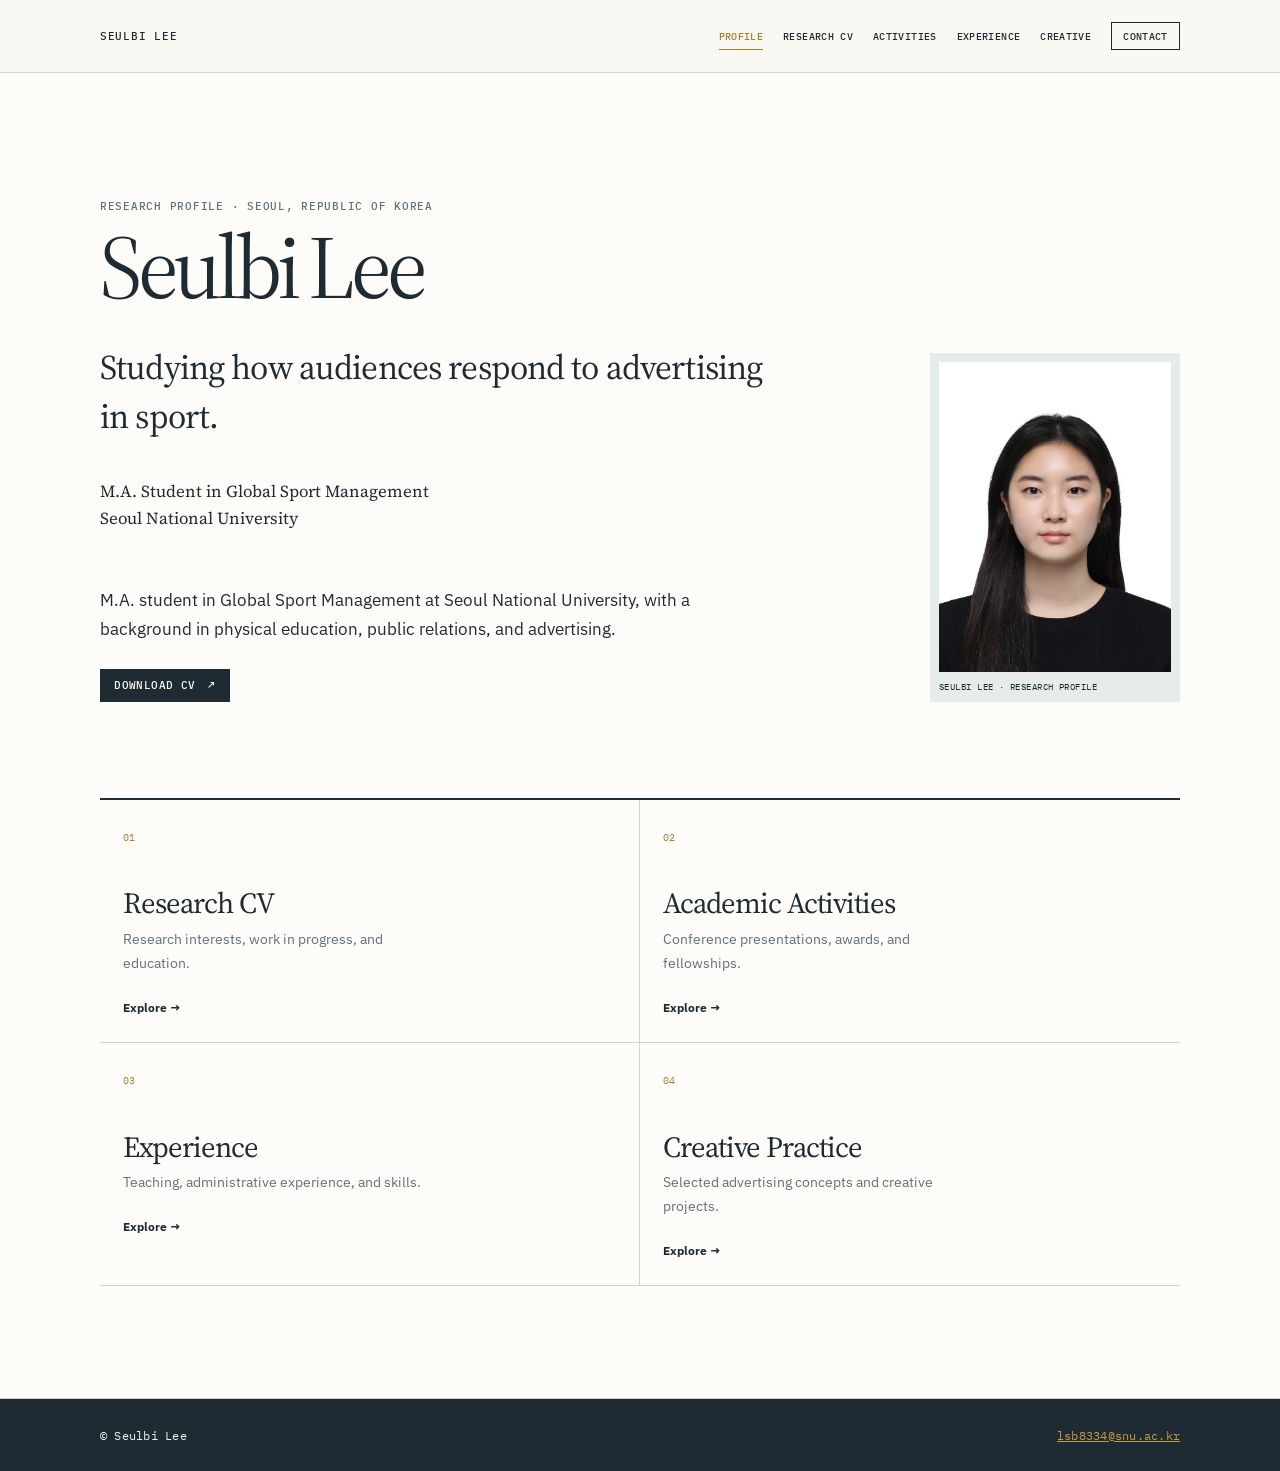
<file: index.html>
<!doctype html><html lang="en"><head><meta charset="utf-8"><meta name="viewport" content="width=device-width,initial-scale=1"><meta name="description" content="Research profile of Seulbi Lee, M.A. student in Global Sport Management."><meta property="og:title" content="Seulbi Lee | Research Profile"><meta property="og:description" content="M.A. Student in Global Sport Management at Seoul National University."><meta property="og:type" content="website"><meta property="og:url" content="https://lsb8334-creator.github.io/seulbi-cv/"><meta property="og:image" content="https://lsb8334-creator.github.io/seulbi-cv/images/share-card.png"><meta property="og:image:width" content="1200"><meta property="og:image:height" content="630"><meta name="twitter:card" content="summary_large_image"><title>Seulbi Lee | Profile</title><link rel="stylesheet" href="style.css"><link rel="stylesheet" href="theme.css"><link rel="stylesheet" href="motion.css"></head><body data-page="profile"><header><div class="shell nav"><a class="wordmark" href="index.html">SEULBI LEE</a><nav><a class="active" href="index.html">Profile</a><a href="research.html">Research CV</a><a href="presentations.html">Activities</a><a href="experience.html">Experience</a><a href="creative.html">Creative</a><a class="contact" href="mailto:lsb8334@snu.ac.kr">Contact</a></nav></div></header><main class="shell"><section class="home-hero"><p class="eyebrow">Research Profile · Seoul, Republic of Korea</p><div class="profile-split"><div><h1>Seulbi Lee</h1><p class="mission">Studying how audiences respond to advertising in sport.</p><p class="role">M.A. Student in Global Sport Management<br>Seoul National University</p><p class="intro" id="intro"></p><a class="cv-download" href="assets/Seulbi-Lee-CV.pdf" target="_blank" rel="noopener">Download CV <span>↗</span></a></div><figure class="portrait"><img src="images/profile.jpg" alt="Portrait of Seulbi Lee"><figcaption>Seulbi Lee · Research Profile</figcaption></figure></div><div class="home-grid"><a href="research.html"><span>01</span><h2>Research CV</h2><p>Research interests, work in progress, and education.</p><b>Explore →</b></a><a href="presentations.html"><span>02</span><h2>Academic Activities</h2><p>Conference presentations, awards, and fellowships.</p><b>Explore →</b></a><a href="experience.html"><span>03</span><h2>Experience</h2><p>Teaching, administrative experience, and skills.</p><b>Explore →</b></a><a href="creative.html"><span>04</span><h2>Creative Practice</h2><p>Selected advertising concepts and creative projects.</p><b>Explore →</b></a></div></section></main><footer><div class="shell"><span>© Seulbi Lee</span><a href="mailto:lsb8334@snu.ac.kr">lsb8334@snu.ac.kr</a></div></footer><script src="content.js"></script><script src="site.js"></script></body></html>
</file>
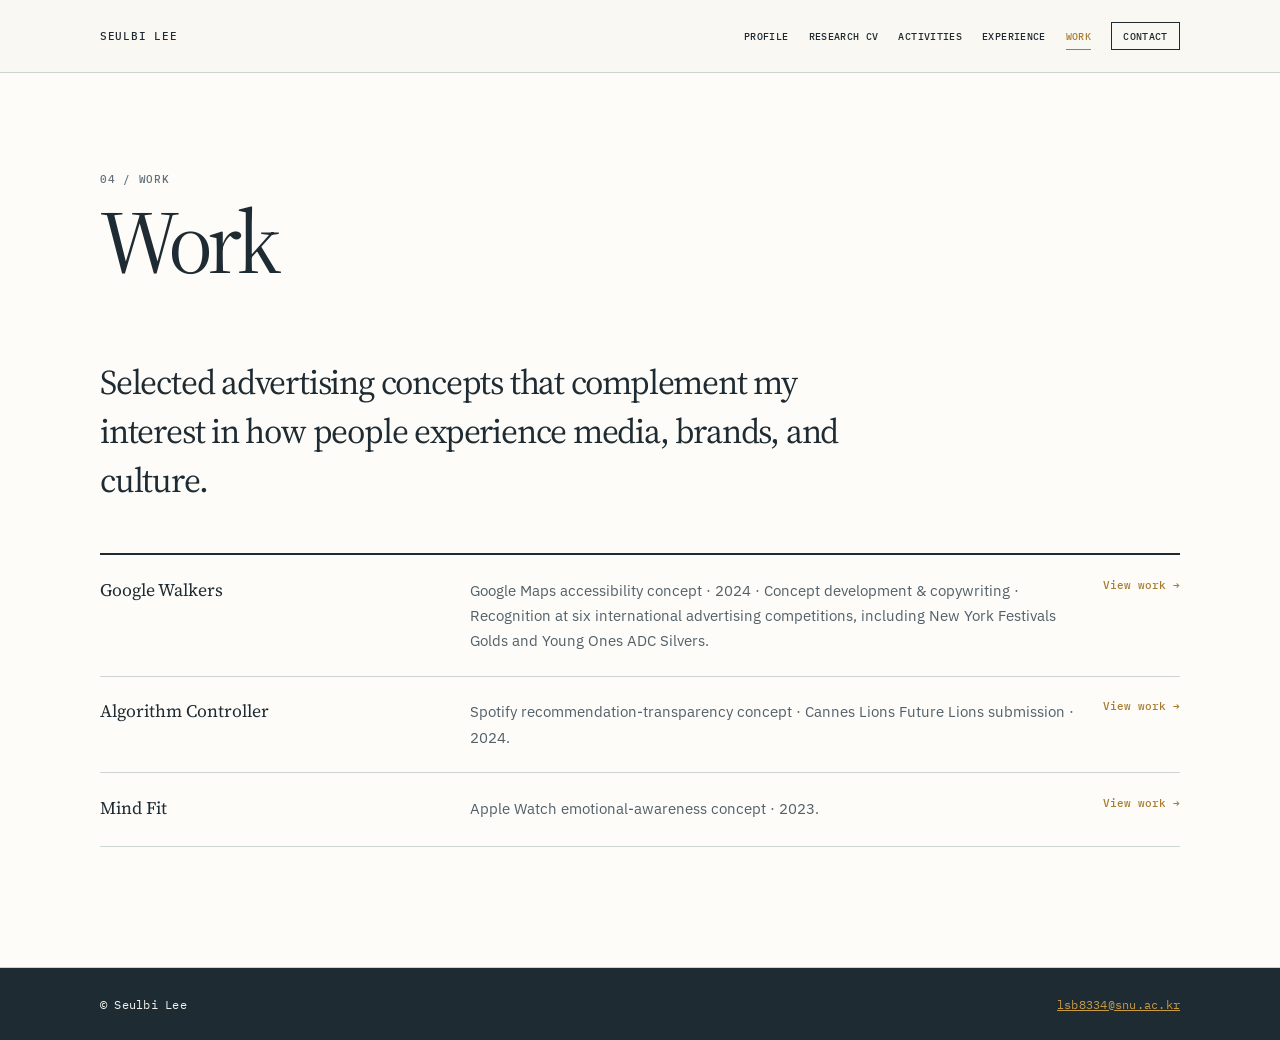
<file: creative.html>
<!doctype html>
<html lang="en">
<head>
  <meta charset="utf-8">
  <meta name="viewport" content="width=device-width,initial-scale=1">
  <title>Work | Seulbi Lee</title>
  <link rel="stylesheet" href="style.css">
  <link rel="stylesheet" href="theme.css">
  <link rel="stylesheet" href="motion.css">
  <link rel="stylesheet" href="media.css">
</head>
<body data-page="creative">
  <header>
    <div class="shell nav">
      <a class="wordmark" href="index.html">SEULBI LEE</a>
      <nav>
        <a href="index.html">Profile</a>
        <a href="research.html">Research CV</a>
        <a href="presentations.html">Activities</a>
        <a href="experience.html">Experience</a>
        <a class="active" href="creative.html">Work</a>
        <a class="contact" href="mailto:lsb8334@snu.ac.kr">Contact</a>
      </nav>
    </div>
  </header>

  <main class="shell page">
    <p class="eyebrow">04 / Work</p>
    <h1>Work</h1>
    <p class="lead narrow">Selected advertising concepts that complement my interest in how people experience media, brands, and culture.</p>
    <div class="creative-records" id="creative-list"></div>
  </main>

  <dialog id="idea-dialog">
    <button class="dialog-close" aria-label="Close project material">Close ×</button>
    <iframe id="idea-video" title="Project work" allow="accelerometer; autoplay; clipboard-write; encrypted-media; gyroscope; picture-in-picture" allowfullscreen hidden></iframe>
    <img id="idea-image" alt="">
    <p id="idea-caption"></p>
  </dialog>

  <footer>
    <div class="shell">
      <span>© Seulbi Lee</span>
      <a href="mailto:lsb8334@snu.ac.kr">lsb8334@snu.ac.kr</a>
    </div>
  </footer>

  <script src="content.js"></script>
  <script src="site.js"></script>
</body>
</html>
</file>
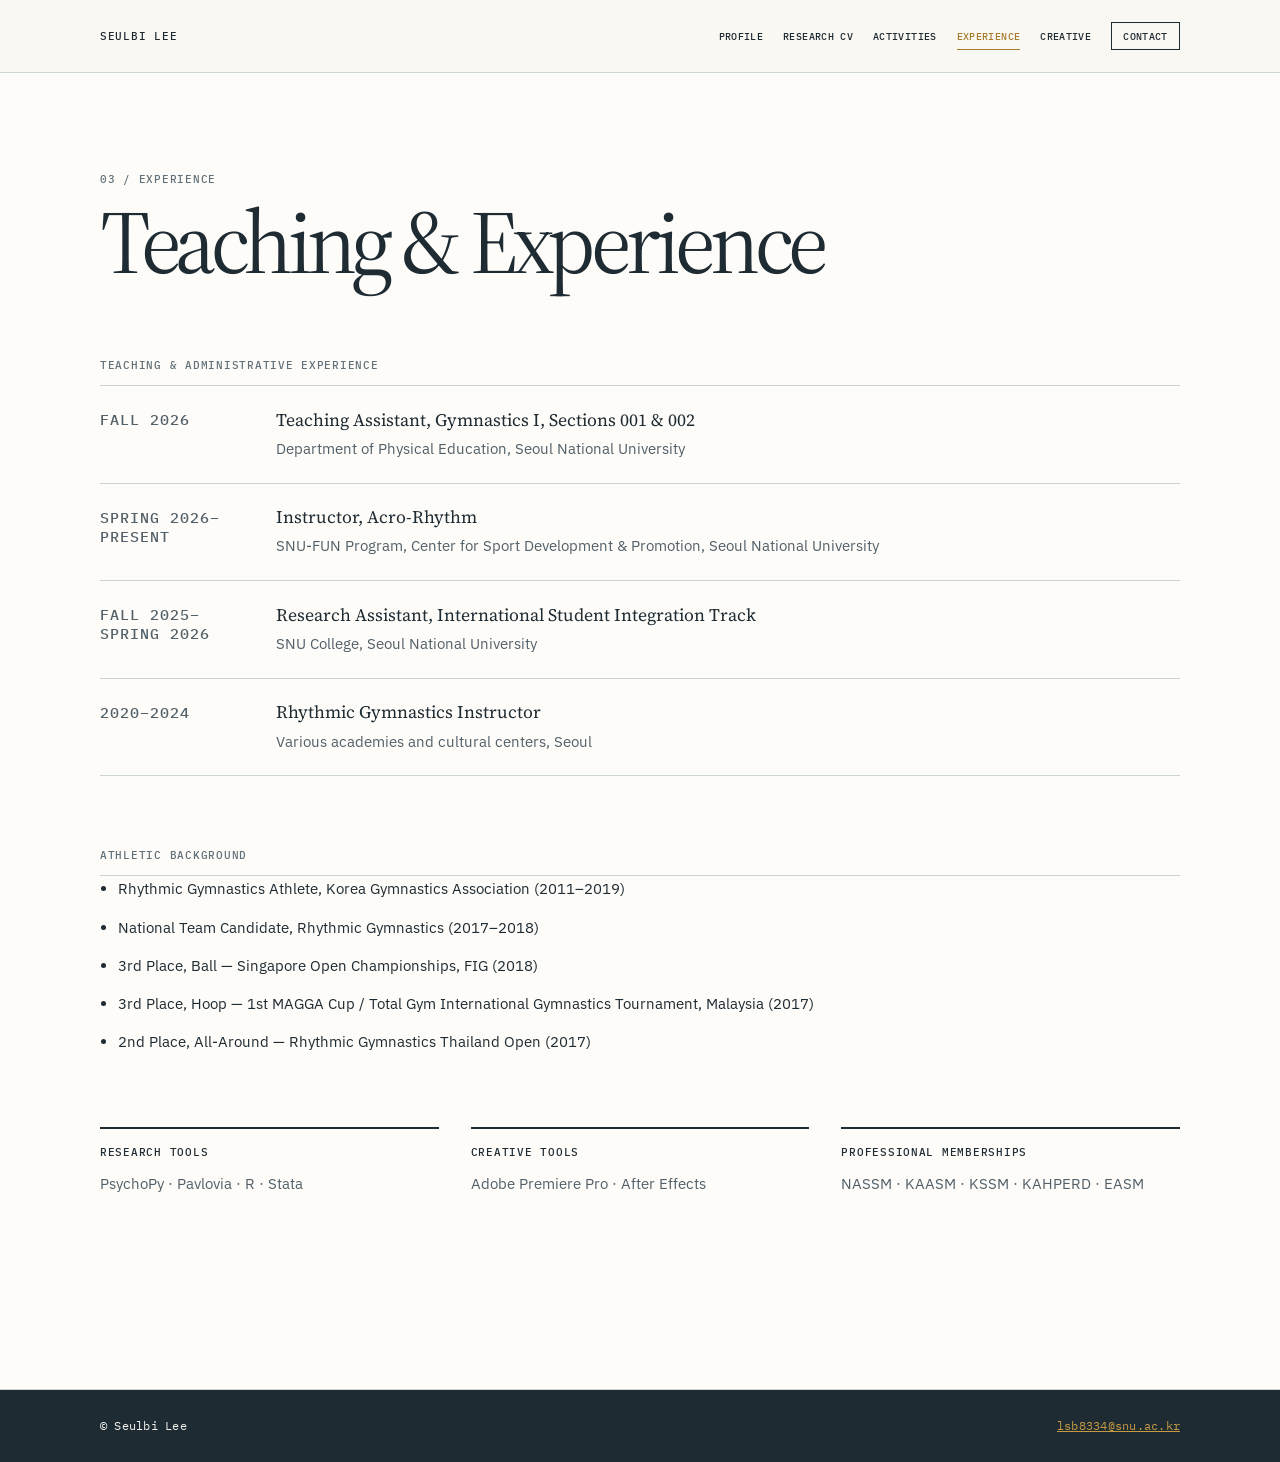
<file: experience.html>
<!doctype html><html lang="en"><head><meta charset="utf-8"><meta name="viewport" content="width=device-width,initial-scale=1"><title>Experience | Seulbi Lee</title><link rel="stylesheet" href="style.css"><link rel="stylesheet" href="theme.css"><link rel="stylesheet" href="motion.css"></head><body data-page="experience"><header><div class="shell nav"><a class="wordmark" href="index.html">SEULBI LEE</a><nav><a href="index.html">Profile</a><a href="research.html">Research CV</a><a href="presentations.html">Activities</a><a class="active" href="experience.html">Experience</a><a href="creative.html">Creative</a><a class="contact" href="mailto:lsb8334@snu.ac.kr">Contact</a></nav></div></header><main class="shell page"><p class="eyebrow">03 / Experience</p><h1>Teaching &amp; Experience</h1><section><p class="section-title">Teaching &amp; administrative experience</p><div class="records" id="experience-list"></div></section><section class="athletic-section"><p class="section-title">Athletic background</p><ul id="athletic"></ul></section><section class="three-col tool-grid"><div><p class="section-title">Research tools</p><p id="research-tools"></p></div><div><p class="section-title">Creative tools</p><p id="creative-tools"></p></div><div><p class="section-title">Professional memberships</p><p class="note" id="memberships"></p></div></section></main><footer><div class="shell"><span>© Seulbi Lee</span><a href="mailto:lsb8334@snu.ac.kr">lsb8334@snu.ac.kr</a></div></footer><script src="content.js"></script><script src="site.js"></script></body></html>
</file>
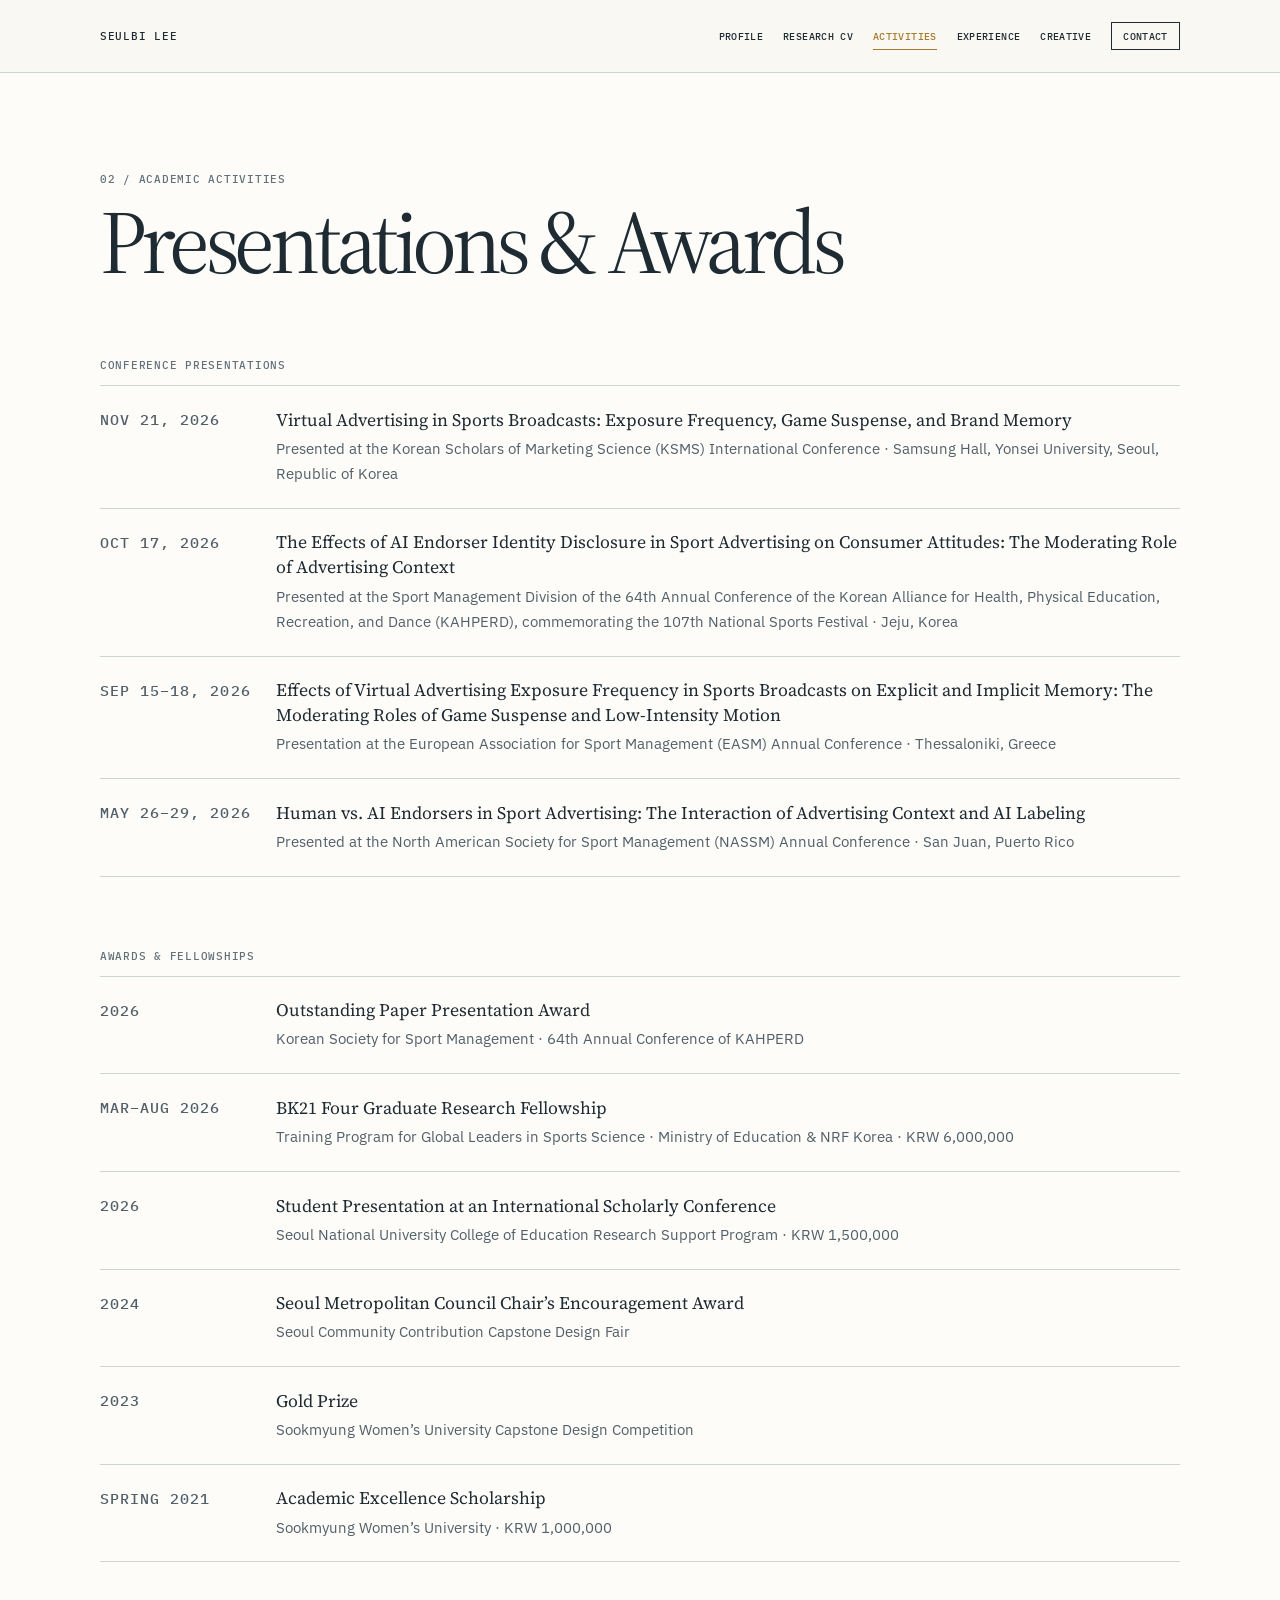
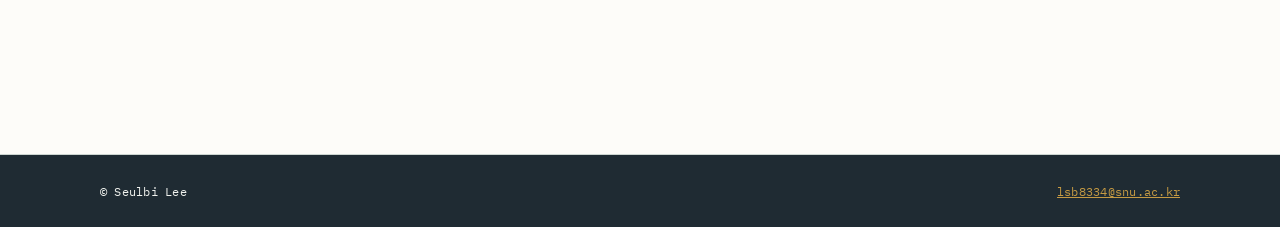
<file: presentations.html>
<!doctype html><html lang="en"><head><meta charset="utf-8"><meta name="viewport" content="width=device-width,initial-scale=1"><title>Academic Activities | Seulbi Lee</title><link rel="stylesheet" href="style.css"><link rel="stylesheet" href="theme.css"><link rel="stylesheet" href="motion.css"></head><body data-page="activities"><header><div class="shell nav"><a class="wordmark" href="index.html">SEULBI LEE</a><nav><a href="index.html">Profile</a><a href="research.html">Research CV</a><a class="active" href="presentations.html">Activities</a><a href="experience.html">Experience</a><a href="creative.html">Creative</a><a class="contact" href="mailto:lsb8334@snu.ac.kr">Contact</a></nav></div></header><main class="shell page"><p class="eyebrow">02 / Academic activities</p><h1>Presentations &amp; Awards</h1><section><p class="section-title">Conference presentations</p><div class="records" id="presentations-list"></div></section><section><p class="section-title">Awards &amp; fellowships</p><div class="records" id="awards"></div></section></main><footer><div class="shell"><span>© Seulbi Lee</span><a href="mailto:lsb8334@snu.ac.kr">lsb8334@snu.ac.kr</a></div></footer><script src="content.js"></script><script src="site.js"></script></body></html>
</file>
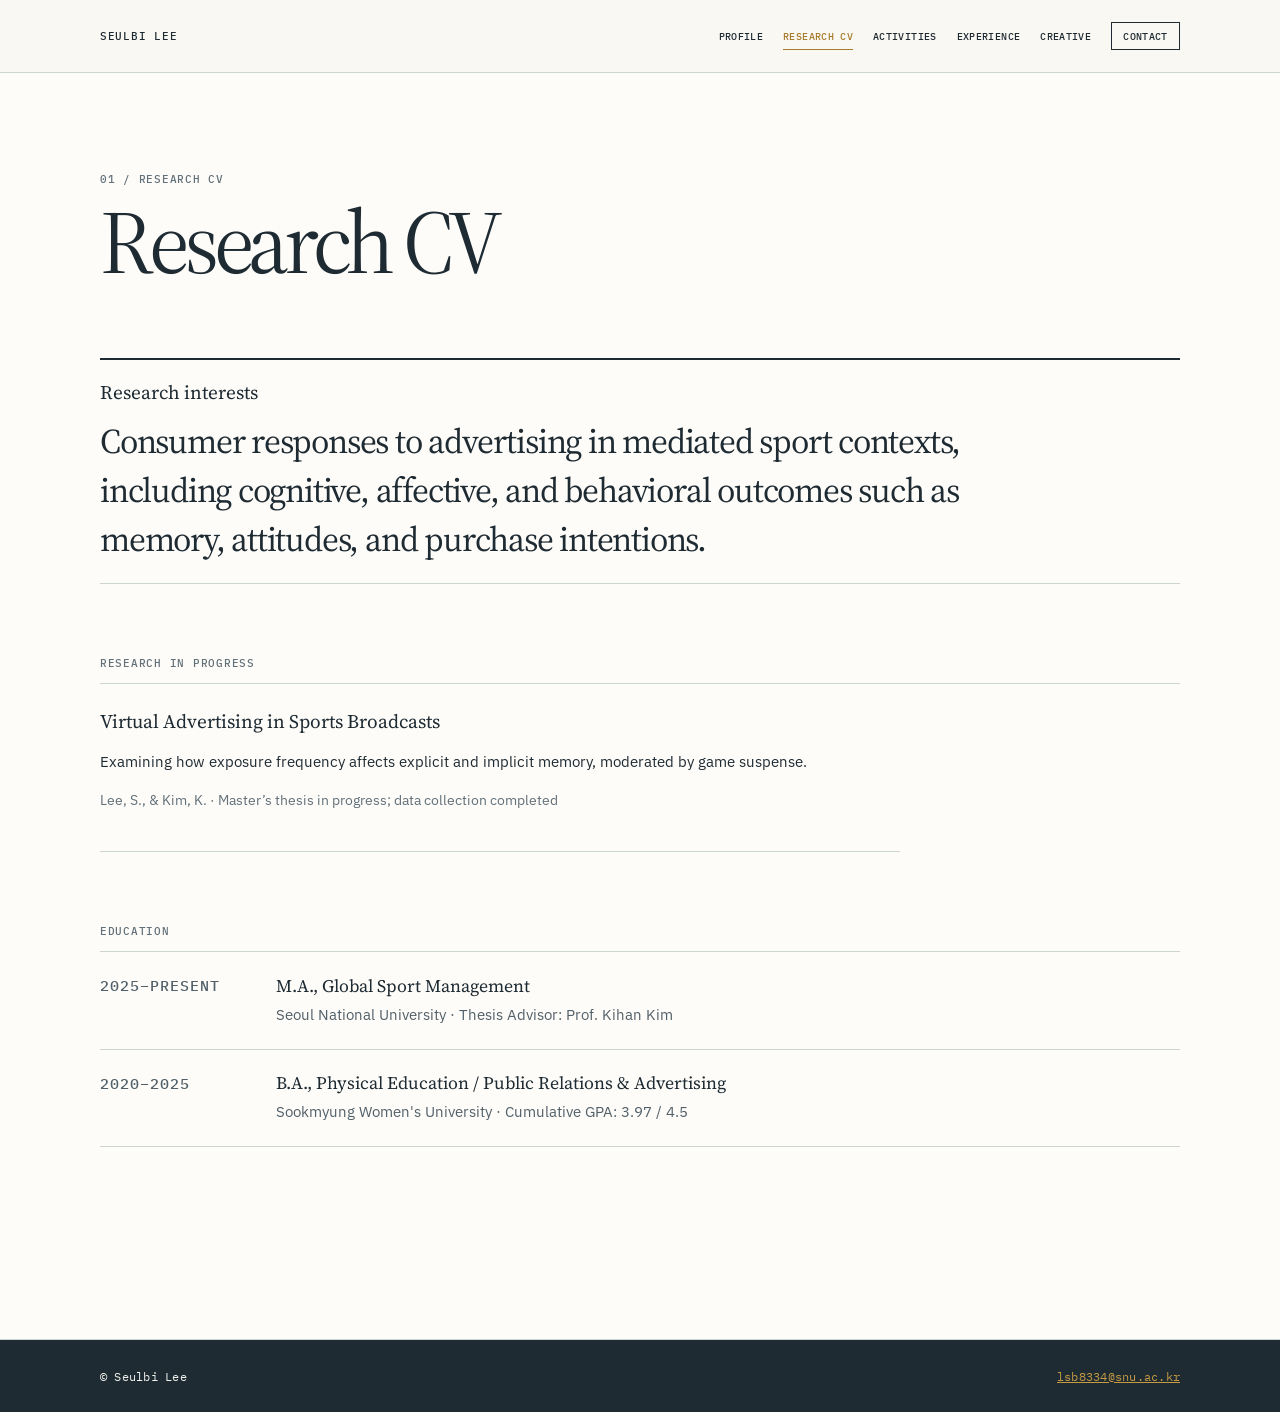
<file: research.html>
<!doctype html><html lang="en"><head><meta charset="utf-8"><meta name="viewport" content="width=device-width,initial-scale=1"><title>Research CV | Seulbi Lee</title><link rel="stylesheet" href="style.css"><link rel="stylesheet" href="theme.css"><link rel="stylesheet" href="motion.css"></head><body data-page="research"><header><div class="shell nav"><a class="wordmark" href="index.html">SEULBI LEE</a><nav><a href="index.html">Profile</a><a class="active" href="research.html">Research CV</a><a href="presentations.html">Activities</a><a href="experience.html">Experience</a><a href="creative.html">Creative</a><a class="contact" href="mailto:lsb8334@snu.ac.kr">Contact</a></nav></div></header><main class="shell page"><p class="eyebrow">01 / Research CV</p><h1>Research CV</h1><section class="feature"><h2>Research interests</h2><p class="lead" id="research-interests"></p></section><section><p class="section-title">Research in progress</p><article class="current"><h2 id="in-progress-title"></h2><p id="in-progress-description"></p><p class="note" id="in-progress-status"></p></article></section><section><p class="section-title">Education</p><div class="records" id="education"></div></section></main><footer><div class="shell"><span>© Seulbi Lee</span><a href="mailto:lsb8334@snu.ac.kr">lsb8334@snu.ac.kr</a></div></footer><script src="content.js"></script><script src="site.js"></script></body></html>
</file>
<file: style.css>
@import url('https://fonts.googleapis.com/css2?family=IBM+Plex+Mono:wght@400;500&family=IBM+Plex+Sans:wght@400;500;600&family=Libre+Baskerville:ital,wght@0,400;0,700;1,400&display=swap');
:root{--ink:#102633;--paper:#faf8f1;--mist:#e5ece7;--sky:#c8ddeb;--sun:#daaa37;--coral:#e6674f;--line:#c7d0cd;--muted:#64727a;--serif:'Libre Baskerville',Georgia,serif;--sans:'IBM Plex Sans',Arial,sans-serif;--mono:'IBM Plex Mono',monospace}*{box-sizing:border-box}html{scroll-behavior:smooth}body{margin:0;background:var(--paper);color:var(--ink);font:15px/1.7 var(--sans)}a{color:inherit}.shell{width:min(1080px,calc(100% - 48px));margin:auto}header{position:sticky;top:0;z-index:3;border-bottom:1px solid var(--line);background:rgba(250,248,241,.92);backdrop-filter:blur(10px)}.nav,footer .shell{height:72px;display:flex;align-items:center;justify-content:space-between}.wordmark,.eyebrow,.section-title,.date,.hero-index{font:500 .66rem var(--mono);letter-spacing:.07em;text-transform:uppercase}.wordmark{text-decoration:none}.nav nav{display:flex;align-items:center;gap:1.25rem}.nav nav a{font:500 .64rem var(--mono);letter-spacing:.035em;text-transform:uppercase;text-decoration:none}.nav nav a:hover,.nav nav a.active{color:var(--coral)}.nav .contact{padding:.38rem .7rem;border:1px solid var(--ink)}.welcome{position:fixed;inset:0;z-index:10;display:flex;flex-direction:column;justify-content:space-between;padding:3.5vw;background:var(--ink);color:#f5f4ed;transition:opacity .65s ease,visibility .65s ease}.welcome.is-hidden{opacity:0;visibility:hidden}.welcome-mark,.welcome-note{margin:0;font:.65rem var(--mono);letter-spacing:.08em;text-transform:uppercase}.welcome>div{margin:auto 0}.welcome-kicker{color:var(--sun);font:.7rem var(--mono);letter-spacing:.08em;text-transform:uppercase}.welcome h1{max-width:920px;margin:1.2rem 0 2.2rem;font:400 clamp(3.7rem,9vw,8.2rem)/.96 var(--serif);letter-spacing:-.06em}.welcome button{border:0;border-bottom:1px solid var(--sun);padding:0 0 .45rem;background:none;color:#fff;font:500 .82rem var(--sans);cursor:pointer}.welcome button span{color:var(--sun)}.home-hero{padding:clamp(5rem,9vw,8rem) 0 7rem}.eyebrow,.section-title,.date{color:var(--muted)}.profile-split{display:grid;grid-template-columns:1fr 250px;gap:5rem;align-items:end}.hero-index{margin:3.8rem 0 1rem;color:var(--coral)}.home-hero h1,.page>h1{margin:0 0 1rem;font:400 clamp(3.3rem,7vw,6.8rem)/.98 var(--serif);letter-spacing:-.06em}.role{margin:0;font:400 1.05rem/1.6 var(--serif)}.intro{max-width:590px;margin:3.3rem 0 0;font-size:1.06rem}.cv-download{display:inline-block;margin-top:1.6rem;padding:.52rem .82rem;border:1px solid var(--ink);background:var(--ink);color:var(--paper);font:500 .68rem var(--mono);letter-spacing:.04em;text-transform:uppercase;text-decoration:none;transition:background .18s,color .18s}.cv-download:hover{background:var(--sun);border-color:var(--sun);color:var(--ink)}.cv-download span{margin-left:.3rem}.portrait{margin:0;padding:9px;background:var(--sky);transform:rotate(2.3deg)}.portrait img{display:block;width:100%;aspect-ratio:3/4;object-fit:cover;object-position:center top;filter:saturate(.92)}.portrait figcaption{margin-top:.55rem;font:.57rem var(--mono);letter-spacing:.05em;text-transform:uppercase}.home-grid{display:grid;grid-template-columns:1fr 1fr;margin-top:6rem;border-top:2px solid var(--ink)}.home-grid a{min-height:220px;padding:1.45rem;border-right:1px solid var(--line);border-bottom:1px solid var(--line);text-decoration:none;transition:transform .18s,background .18s}.home-grid a:nth-child(2n){border-right:0}.home-grid a:nth-child(1):hover{background:var(--mist)}.home-grid a:nth-child(2):hover{background:var(--sky)}.home-grid a:nth-child(3):hover{background:#f0dec0}.home-grid a:nth-child(4):hover{background:#f6d0c8}.home-grid a:hover{transform:translateY(-5px)}.home-grid span{color:var(--coral);font:.65rem var(--mono)}.home-grid h2{margin:2.2rem 0 .2rem;font:400 1.82rem var(--serif);letter-spacing:-.035em}.home-grid p{max-width:300px;margin:0;color:var(--muted);font-size:.9rem}.home-grid b{display:block;margin-top:1.4rem;font-size:.76rem}.page{padding:5.5rem 0 7.5rem}.page>h1{margin:.8rem 0 4.5rem}.page section{margin:0 0 4.5rem}.feature{padding:1.2rem 0;border-top:2px solid var(--ink);border-bottom:1px solid var(--line)}.feature h2,.current h2{margin:0 0 .7rem;font:400 1.2rem var(--serif)}.lead{max-width:900px;margin:0;font:400 clamp(1.45rem,2.7vw,2.25rem)/1.42 var(--serif);letter-spacing:-.035em}.narrow{max-width:760px}.section-title{margin-bottom:0;padding-bottom:.8rem;border-bottom:1px solid var(--line)}.current{max-width:800px;padding:1.5rem 0;border-bottom:1px solid var(--line)}.note{color:var(--muted);font-size:.88rem}.record{display:grid;grid-template-columns:155px 1fr;gap:1.3rem;padding:1.35rem 0;border-bottom:1px solid var(--line)}.record .date{margin:.15rem 0}.record h2,.creative-records h2{margin:0 0 .2rem;font:400 1.1rem/1.42 var(--serif)}.record p{margin:0;color:#526069;font-size:.93rem}.two-col{display:grid;grid-template-columns:1fr 1fr;gap:4rem}.two-col ul{margin:0;padding-left:1.15rem}.two-col li{margin-bottom:.8rem}.two-col p:not(.section-title){color:#526069}.athletic-section ul{max-width:760px;margin:0;padding-left:1.15rem}.athletic-section li{margin-bottom:.8rem}.three-col{display:grid;grid-template-columns:repeat(3,1fr);gap:2rem}.tool-grid>div{padding-top:1rem;border-top:2px solid var(--ink)}.tool-grid .section-title{margin:0 0 .75rem;padding:0;border:0;color:var(--ink)}.tool-grid p:not(.section-title){margin:0;color:#526069;font-size:.93rem;line-height:1.75}.creative-records{margin-top:3rem;border-top:2px solid var(--ink)}.creative-item{width:100%;display:grid;grid-template-columns:32% 1fr auto;gap:1.5rem;align-items:start;padding:1.4rem 0;border:0;border-bottom:1px solid var(--line);background:none;color:inherit;text-align:left;font:inherit;cursor:pointer}.creative-item:hover h2,.creative-item:focus-visible h2{color:var(--coral)}.creative-item p{margin:0;color:#526069;font-size:.93rem}.creative-item span{color:var(--coral);font:500 .67rem var(--mono);white-space:nowrap}dialog{width:min(1100px,calc(100% - 36px));max-height:92vh;padding:1.2rem;border:0;background:var(--paper);box-shadow:0 20px 80px rgba(0,0,0,.25)}dialog::backdrop{background:rgba(16,38,51,.72)}dialog img{display:block;max-width:100%;max-height:76vh;margin:0 auto;object-fit:contain}dialog p{margin:.7rem 0 0;font:.72rem var(--mono);letter-spacing:.04em;text-transform:uppercase}.dialog-close{display:block;margin:0 0 .8rem auto;padding:.35rem .55rem;border:1px solid var(--ink);background:var(--paper);font:.65rem var(--mono);cursor:pointer}footer{border-top:1px solid var(--line);background:var(--ink);color:#eff1ed;font:.73rem var(--mono);letter-spacing:.02em}footer a{color:var(--sun)}@media(max-width:760px){.shell{width:min(100% - 32px,650px)}.nav,footer .shell{height:62px}.nav nav{gap:.8rem}.nav nav a:not(.contact){display:none}.welcome{padding:7vw}.welcome h1{font-size:clamp(3.6rem,15vw,5.2rem)}.home-hero{padding:5rem 0}.profile-split{grid-template-columns:1fr 128px;gap:1.2rem;align-items:start}.hero-index{margin-top:2.5rem}.home-hero h1,.page>h1{font-size:clamp(3rem,13vw,4.9rem)}.profile-split .intro{grid-column:1/-1;margin-top:2rem}.portrait{padding:5px;transform:rotate(1.5deg)}.portrait figcaption{display:none}.home-grid{grid-template-columns:1fr;margin-top:4rem}.home-grid a,.home-grid a:nth-child(2n){min-height:175px;border-right:0}.page{padding:4.5rem 0}.page>h1{margin-bottom:3rem}.record,.two-col,.three-col,.creative-item{grid-template-columns:1fr;gap:.35rem}.two-col,.three-col{gap:2.5rem}.record{padding:1.2rem 0}}
</file>
<file: theme.css>
@import url('https://fonts.googleapis.com/css2?family=Source+Serif+4:opsz,wght@8..60,400;8..60,500;8..60,600&display=swap');

:root { --ink:#1f2b33; --paper:#fdfcf9; --mist:#eef2ef; --sky:#e5ece9; --sun:#c59a43; --coral:#a77c2e; --line:#ccd5d1; --muted:#627079; --serif:'Source Serif 4',Georgia,serif; }
.mission { max-width:680px; margin:2rem 0 2.4rem; font:400 clamp(1.4rem,2.7vw,2.15rem)/1.42 var(--serif); letter-spacing:-.025em; }
.portrait { transform:none; background:var(--sky); }
.hero-index { display:none; }
.home-grid a:nth-child(1):hover,.home-grid a:nth-child(2):hover,.home-grid a:nth-child(3):hover,.home-grid a:nth-child(4):hover { background:var(--mist); }
.home-grid a:hover { transform:translateY(-3px); }
.nav nav a:hover,.nav nav a.active,.creative-item:hover h2,.creative-item:focus-visible h2,.hero-index,.home-grid span,.creative-item span { color:var(--coral); }
@media (max-width:760px) { .mission { margin:1.5rem 0 1.8rem; } }
</file>
<file: motion.css>
@keyframes settle-in {
  from { opacity: 0; transform: translateY(12px); }
  to { opacity: 1; transform: translateY(0); }
}

@keyframes soft-drift {
  0%, 100% { transform: translateY(0); }
  50% { transform: translateY(-4px); }
}

.page > *, .home-hero > .eyebrow, .profile-split, .home-grid {
  animation: settle-in .55s cubic-bezier(.2,.7,.2,1) both;
}

.page > *:nth-child(2), .home-hero > .profile-split { animation-delay: .08s; }
.page > *:nth-child(3), .home-grid { animation-delay: .16s; }
.page > *:nth-child(4) { animation-delay: .24s; }

.portrait { animation: soft-drift 5s ease-in-out .6s infinite; }
.portrait:hover { animation-play-state: paused; transform: translateY(-4px); }

.nav nav a { position: relative; }
.nav nav a:not(.contact)::after {
  content: '';
  position: absolute;
  right: 0;
  bottom: -7px;
  left: 0;
  height: 1px;
  background: currentColor;
  transform: scaleX(0);
  transform-origin: right;
  transition: transform .22s ease;
}

.nav nav a:not(.contact):hover::after, .nav nav a.active:not(.contact)::after {
  transform: scaleX(1);
  transform-origin: left;
}

.creative-item, .home-grid a, .dialog-close { transition: transform .2s ease, background .2s ease, color .2s ease; }
.dialog-close:hover { transform: translateY(-2px); }

@media (prefers-reduced-motion: reduce) {
  *, *::before, *::after { animation-duration: .01ms !important; animation-iteration-count: 1 !important; scroll-behavior: auto !important; transition-duration: .01ms !important; }
}
</file>
<file: media.css>
#idea-dialog iframe {
  display: block;
  width: min(880px, 100%);
  aspect-ratio: 16 / 9;
  margin: 0 auto 1rem;
  border: 0;
}

#idea-dialog iframe[hidden] { display: none; }
</file>
